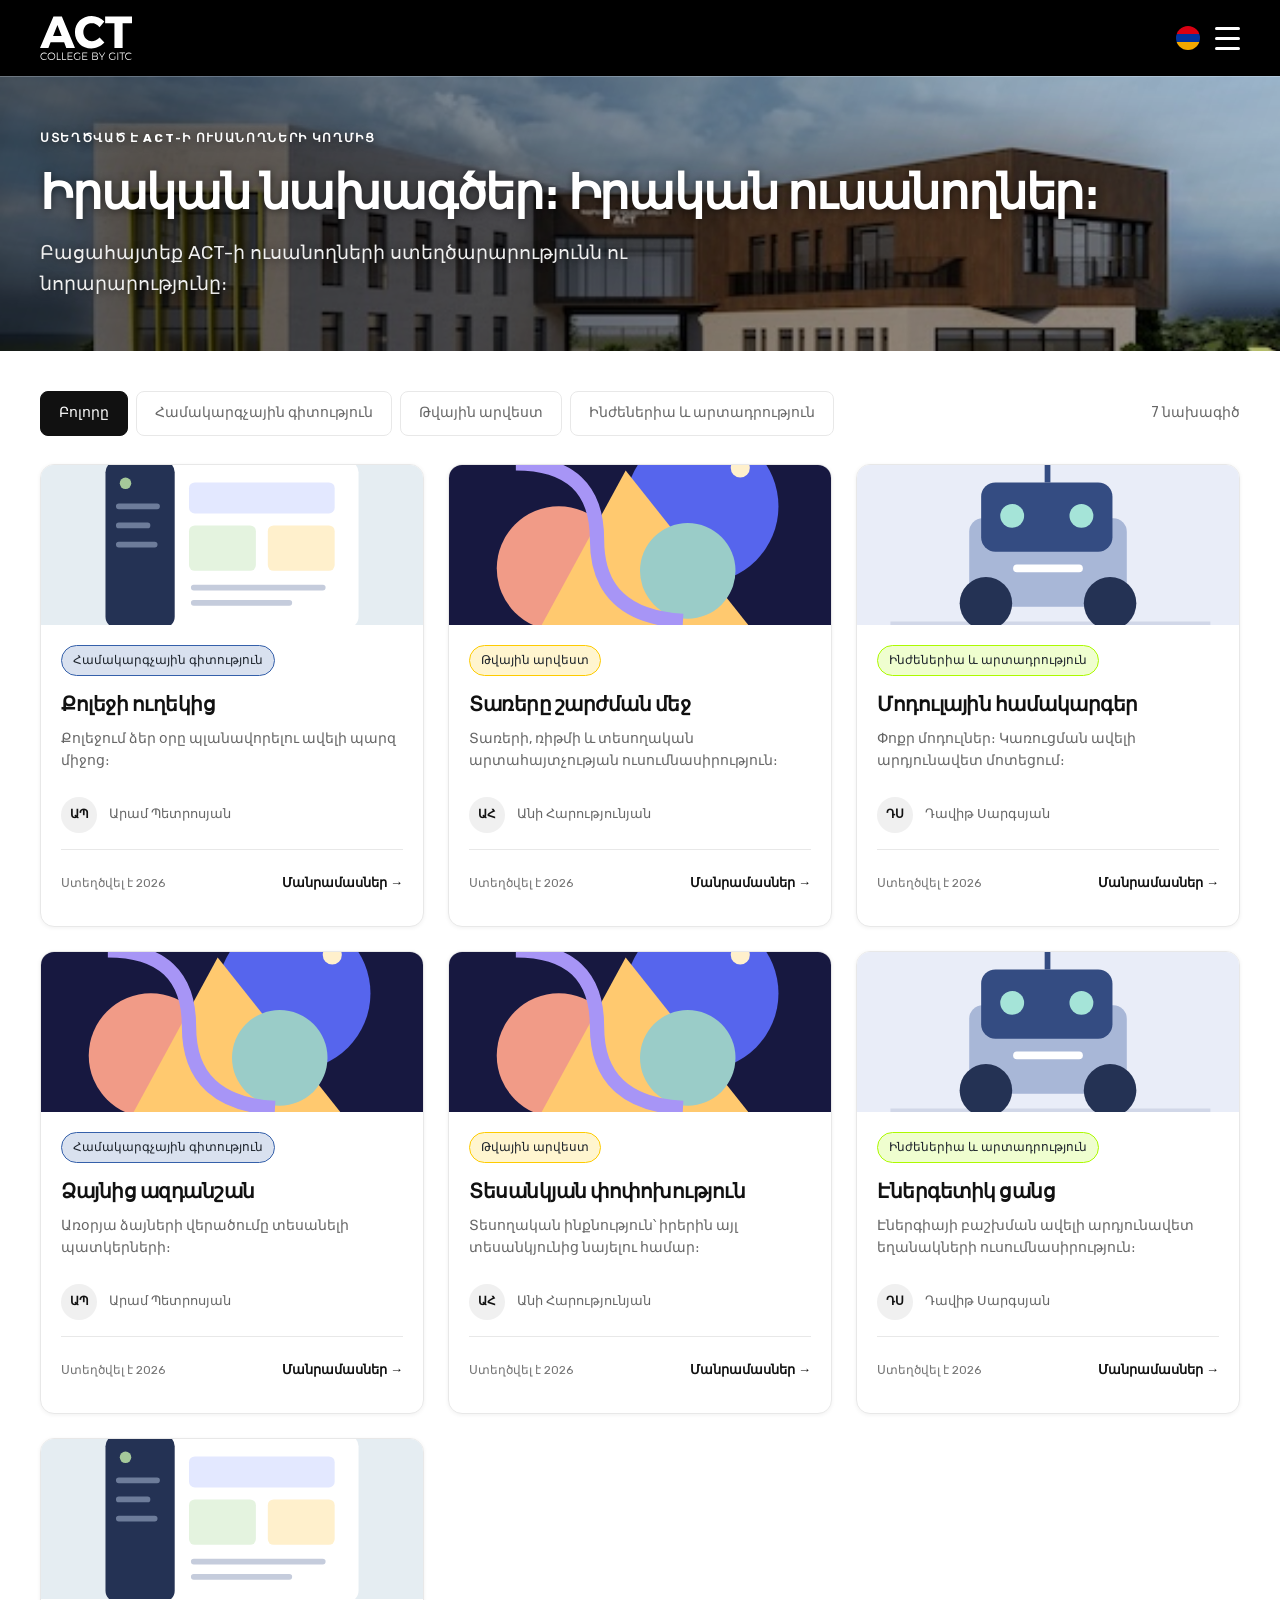
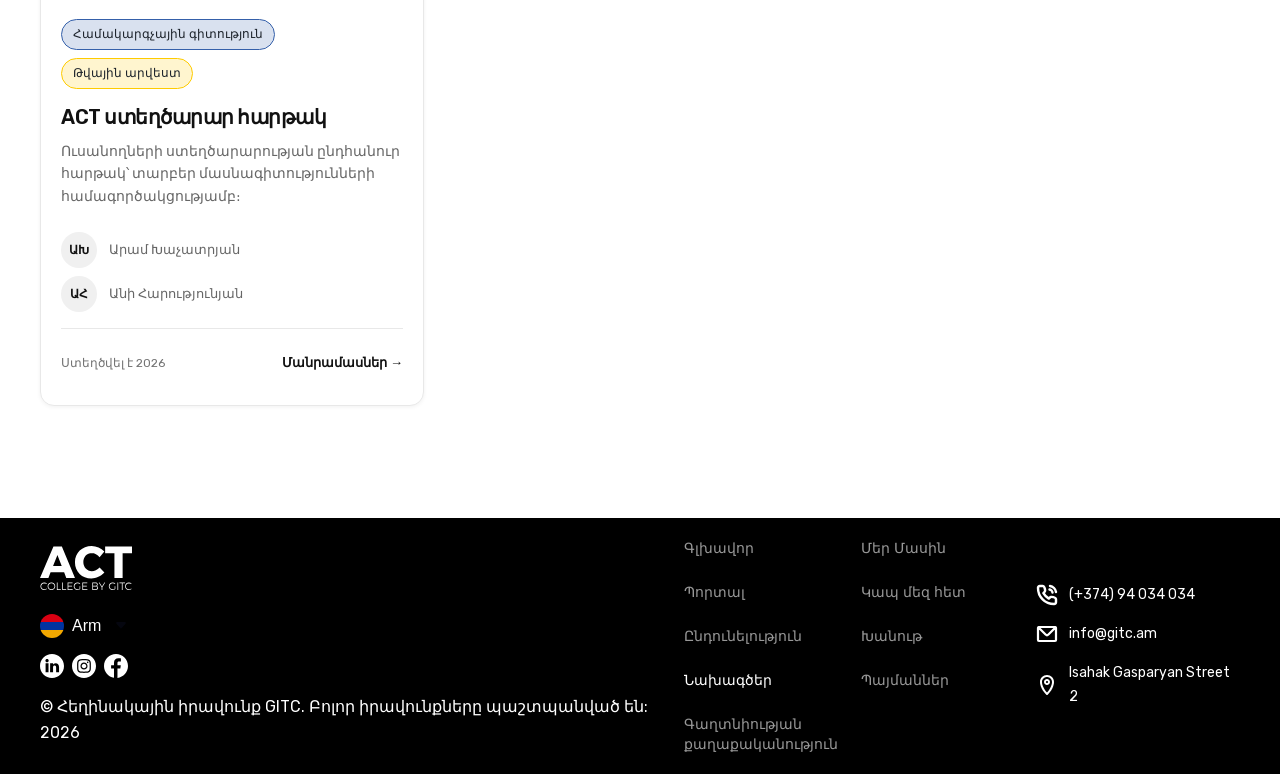
<file: index.html>
<!doctype html>
<html lang="en">
<head>
  <meta charset="utf-8">
  <meta name="viewport" content="width=device-width, initial-scale=1">

  <meta
    name="description"
    content="Explore creative and technical projects by ACT students."
  >

  <title>Student Projects · ACT</title>

  <link rel="stylesheet" href="style.css?v=20261028-footer-projects-2">
  <script src="script.js?v=20261028-footer-projects-2" defer></script>
</head>

<body>
  <a class="skip-link" href="#main" data-translation="Skip to content">Skip to content</a>

  <header class="section-header college-header">
    <div class="college-header-inner">
      <a class="college-logo" href="https://www.actcollege.am/en" data-college-path="" aria-label="ACT College" data-translation-label="ACT College">
        <svg aria-hidden="true" focusable="false" width="92" height="44" viewBox="0 0 92 44" fill="none" xmlns="http://www.w3.org/2000/svg"><path d="M24.1277 26.3596H10.5895L8.40161 31.9179H0L13.4507 0.493075H21.8523L34.9865 31.9179H26.2752L24.1277 26.3596ZM21.7176 20.0855L17.4293 8.88113L13.0535 20.0855H21.7244H21.7176Z" fill="#fff"></path><path d="M51.8298 6.94952C47.0029 6.94952 43.3407 10.8464 43.3407 16.0467C43.3407 21.247 47.0029 25.1439 51.8298 25.1439C54.4216 25.1439 57.4174 23.7121 59.6053 21.4699L64.3851 26.623C61.0325 30.1619 56.0306 32.4919 51.3855 32.4919C41.9606 32.4919 34.9458 25.4546 34.9458 16.1278C34.9458 6.80094 42.1356 0 51.6951 0C56.3403 0 61.2143 2.10714 64.3379 5.42319L59.5986 11.1638C57.5453 8.56365 54.5495 6.94952 51.823 6.94952H51.8298Z" fill="#fff"></path><path d="M92 0.493225V7.2604H82.6155V31.9113H74.4361V7.2604H65.1391V0.493225H92Z" fill="#fff"></path><path d="M4.26852 37.1518C2.54512 37.1518 1.17178 38.5228 1.17178 40.2382C1.17178 41.9536 2.54512 43.3246 4.26852 43.3246C5.08983 43.3246 5.88422 42.9869 6.48337 42.4331L6.92095 42.9059C6.20736 43.5677 5.23121 44 4.23486 44C2.12773 44 0.437981 42.3251 0.437981 40.2449C0.437981 38.1648 2.13446 36.5169 4.25506 36.5169C5.2514 36.5169 6.21409 36.9154 6.90749 37.5705L6.47664 38.077C5.89095 37.4962 5.08983 37.1585 4.26179 37.1585L4.26852 37.1518Z" fill="#fff"></path><path d="M15.2615 40.2382C15.2615 42.3251 13.565 43.9932 11.431 43.9932C9.29691 43.9932 7.60043 42.3183 7.60043 40.2382C7.60043 38.158 9.29691 36.5101 11.431 36.5101C13.565 36.5101 15.2615 38.1648 15.2615 40.2382ZM8.34096 40.2382C8.34096 41.9536 9.74796 43.3449 11.4444 43.3449C13.1409 43.3449 14.5277 41.9536 14.5277 40.2382C14.5277 38.5227 13.1342 37.1652 11.4444 37.1652C9.75469 37.1652 8.34096 38.5362 8.34096 40.2382Z" fill="#fff"></path><path d="M17.5778 36.5709V43.2706H20.8091V43.9257H16.8574V36.5709H17.5845H17.5778Z" fill="#fff"></path><path d="M22.9626 36.5713V43.2709H26.194V43.926H22.2423V36.5713H22.9693H22.9626Z" fill="#fff"></path><path d="M32.5298 36.571V37.2261H28.3424V39.86H32.0854V40.5151H28.3424V43.2841H32.6644V43.9392H27.6221V36.5845H32.5298V36.571Z" fill="#fff"></path><path d="M39.5853 40.3327H40.2248V43.0274C39.5247 43.615 38.5283 43.9932 37.5387 43.9932C35.4181 43.9932 33.7216 42.3183 33.7216 40.2382C33.7216 38.158 35.4316 36.5101 37.5724 36.5101C38.5822 36.5101 39.5449 36.8883 40.245 37.5097L39.8276 38.023C39.2285 37.4624 38.4139 37.1517 37.5724 37.1517C35.8422 37.1517 34.4554 38.5295 34.4554 40.2382C34.4554 41.9468 35.849 43.3449 37.5791 43.3449C38.2927 43.3449 39.0063 43.095 39.5853 42.683V40.3327Z" fill="#fff"></path><path d="M47.2665 36.5709V37.226H43.0791V39.86H46.8222V40.5151H43.0791V43.2841H47.4011V43.9392H42.3588V36.5844H47.2665V36.5709Z" fill="#fff"></path><path d="M57.7415 38.4012C57.7415 39.2725 57.2299 39.8938 56.3682 40.0762C57.4453 40.2247 58.0781 40.9204 58.0781 41.9267C58.0781 43.1896 57.0952 43.9257 55.4257 43.9257H52.3222V36.5575H55.3988C56.8663 36.5575 57.7482 37.2396 57.7482 38.4012H57.7415ZM56.9943 38.4958C56.9943 37.6854 56.3951 37.2126 55.3584 37.2194H53.0425V39.806H55.3584C56.3951 39.806 56.9943 39.3333 56.9943 38.489V38.4958ZM57.3376 41.8524C57.3376 40.9676 56.6038 40.4544 55.3584 40.4544H53.0425V43.2774H55.3584C56.6038 43.2774 57.3376 42.7641 57.3376 41.8591V41.8524Z" fill="#fff"></path><path d="M62.3457 41.3053V43.9257H61.6186V41.3053L58.7575 36.5709H59.5115L61.9889 40.5286L64.4124 36.5709H65.1664L62.3457 41.3053Z" fill="#fff"></path><path d="M74.6794 40.3327H75.3189V43.0274C74.6188 43.615 73.6224 43.9932 72.6328 43.9932C70.5122 43.9932 68.8157 42.3183 68.8157 40.2382C68.8157 38.158 70.5257 36.5101 72.6665 36.5101C73.6763 36.5101 74.639 36.8883 75.3391 37.5097L74.9217 38.023C74.3226 37.4624 73.508 37.1517 72.6665 37.1517C70.9363 37.1517 69.5495 38.5295 69.5495 40.2382C69.5495 41.9468 70.9431 43.3449 72.6732 43.3449C73.3868 43.3449 74.1004 43.095 74.6794 42.683V40.3327Z" fill="#fff"></path><path d="M78.1728 36.5712V43.9259H77.4458V36.5712H78.1728Z" fill="#fff"></path><path d="M85.0123 36.5643V37.2262H82.5887V43.9258H81.8617V37.2262H79.4381V36.5643H85.0123Z" fill="#fff"></path><path d="M88.9173 37.1518C87.1939 37.1518 85.8206 38.5228 85.8206 40.2382C85.8206 41.9536 87.1939 43.3246 88.9173 43.3246C89.7386 43.3246 90.533 42.9869 91.1322 42.4332L91.5697 42.9059C90.8561 43.5678 89.88 44 88.8837 44C86.7765 44 85.0868 42.3251 85.0868 40.245C85.0868 38.1648 86.7832 36.5169 88.9038 36.5169C89.9002 36.5169 90.8629 36.9154 91.5563 37.5705L91.1254 38.077C90.5397 37.4962 89.7386 37.1585 88.9106 37.1585L88.9173 37.1518Z" fill="#fff"></path></svg>
      </a>
      <button id="college-menu-toggle" type="button" aria-expanded="false" aria-controls="college-navigation" aria-label="Menu" data-translation-label="Menu">
        <span class="menu-icon" aria-hidden="true"><span></span><span></span><span></span></span>
      </button>
      <nav id="college-navigation" class="college-navigation" aria-label="College navigation" data-translation-label="College navigation">
          <a class="college-nav-item" href="https://www.actcollege.am/en" data-college-path="" data-translation="Home">Home</a>
          <a class="college-nav-item" href="https://www.actcollege.am/en/admission" data-college-path="/admission" data-translation="Admission">Admission</a>
          <a class="college-nav-item" href="https://portal.actcollege.am/login/student" data-translation="Portal">Portal</a>
          <a class="college-nav-item" href="https://www.actcollege.am/en/academic" data-college-path="/academic" data-translation="Academia">Academia</a>
          <a class="college-nav-item" href="./#/projects/All" aria-current="page" data-translation="Projects">Projects</a>
          <a class="college-nav-item" href="https://www.actcollege.am/en/partners" data-college-path="/partners" data-translation="International Partners">International Partners</a>
          <a class="college-nav-item" href="https://www.actcollege.am/en/about" data-college-path="/about" data-translation="About Us">About Us</a>
          <a class="college-nav-item" href="https://careers.actcollege.am/en/positions" data-translation="Careers">Careers</a>
          <a class="college-nav-item" href="https://www.actcollege.am/en/contact" data-college-path="/contact" data-translation="Contact Us">Contact Us</a>
          <a class="college-nav-item" href="https://www.actcollege.am/en/store" data-college-path="/store" data-translation="Store">Store</a>
        <a class="college-apply" href="https://www.actcollege.am/en/admission" data-college-path="/admission" data-translation="Apply">Apply</a>
      </nav>
      <div class="language-picker">
        <button id="language-toggle" type="button" aria-label="Հայերեն․ փոխել լեզուն" aria-haspopup="menu" aria-expanded="false" aria-controls="language-menu"></button>
        <div id="language-menu" class="language-menu" role="menu" aria-label="Language / Լեզու" hidden>
          <button id="language-option" type="button" role="menuitem" aria-label="English"></button>
        </div>
      </div>
    </div>
  </header>

  <main id="main" tabindex="-1"></main>

  <footer class="college-footer">
    <div class="college-footer-inner">
      <div class="footer-brand">
        <a class="footer-logo" href="https://www.actcollege.am/en" data-college-path="" aria-label="ACT College" data-translation-label="ACT College"><svg aria-hidden="true" focusable="false" width="92" height="44" viewBox="0 0 92 44" fill="none" xmlns="http://www.w3.org/2000/svg"><path d="M24.1277 26.3596H10.5895L8.40161 31.9179H0L13.4507 0.493075H21.8523L34.9865 31.9179H26.2752L24.1277 26.3596ZM21.7176 20.0855L17.4293 8.88113L13.0535 20.0855H21.7244H21.7176Z" fill="#fff"></path><path d="M51.8298 6.94952C47.0029 6.94952 43.3407 10.8464 43.3407 16.0467C43.3407 21.247 47.0029 25.1439 51.8298 25.1439C54.4216 25.1439 57.4174 23.7121 59.6053 21.4699L64.3851 26.623C61.0325 30.1619 56.0306 32.4919 51.3855 32.4919C41.9606 32.4919 34.9458 25.4546 34.9458 16.1278C34.9458 6.80094 42.1356 0 51.6951 0C56.3403 0 61.2143 2.10714 64.3379 5.42319L59.5986 11.1638C57.5453 8.56365 54.5495 6.94952 51.823 6.94952H51.8298Z" fill="#fff"></path><path d="M92 0.493225V7.2604H82.6155V31.9113H74.4361V7.2604H65.1391V0.493225H92Z" fill="#fff"></path><path d="M4.26852 37.1518C2.54512 37.1518 1.17178 38.5228 1.17178 40.2382C1.17178 41.9536 2.54512 43.3246 4.26852 43.3246C5.08983 43.3246 5.88422 42.9869 6.48337 42.4331L6.92095 42.9059C6.20736 43.5677 5.23121 44 4.23486 44C2.12773 44 0.437981 42.3251 0.437981 40.2449C0.437981 38.1648 2.13446 36.5169 4.25506 36.5169C5.2514 36.5169 6.21409 36.9154 6.90749 37.5705L6.47664 38.077C5.89095 37.4962 5.08983 37.1585 4.26179 37.1585L4.26852 37.1518Z" fill="#fff"></path><path d="M15.2615 40.2382C15.2615 42.3251 13.565 43.9932 11.431 43.9932C9.29691 43.9932 7.60043 42.3183 7.60043 40.2382C7.60043 38.158 9.29691 36.5101 11.431 36.5101C13.565 36.5101 15.2615 38.1648 15.2615 40.2382ZM8.34096 40.2382C8.34096 41.9536 9.74796 43.3449 11.4444 43.3449C13.1409 43.3449 14.5277 41.9536 14.5277 40.2382C14.5277 38.5227 13.1342 37.1652 11.4444 37.1652C9.75469 37.1652 8.34096 38.5362 8.34096 40.2382Z" fill="#fff"></path><path d="M17.5778 36.5709V43.2706H20.8091V43.9257H16.8574V36.5709H17.5845H17.5778Z" fill="#fff"></path><path d="M22.9626 36.5713V43.2709H26.194V43.926H22.2423V36.5713H22.9693H22.9626Z" fill="#fff"></path><path d="M32.5298 36.571V37.2261H28.3424V39.86H32.0854V40.5151H28.3424V43.2841H32.6644V43.9392H27.6221V36.5845H32.5298V36.571Z" fill="#fff"></path><path d="M39.5853 40.3327H40.2248V43.0274C39.5247 43.615 38.5283 43.9932 37.5387 43.9932C35.4181 43.9932 33.7216 42.3183 33.7216 40.2382C33.7216 38.158 35.4316 36.5101 37.5724 36.5101C38.5822 36.5101 39.5449 36.8883 40.245 37.5097L39.8276 38.023C39.2285 37.4624 38.4139 37.1517 37.5724 37.1517C35.8422 37.1517 34.4554 38.5295 34.4554 40.2382C34.4554 41.9468 35.849 43.3449 37.5791 43.3449C38.2927 43.3449 39.0063 43.095 39.5853 42.683V40.3327Z" fill="#fff"></path><path d="M47.2665 36.5709V37.226H43.0791V39.86H46.8222V40.5151H43.0791V43.2841H47.4011V43.9392H42.3588V36.5844H47.2665V36.5709Z" fill="#fff"></path><path d="M57.7415 38.4012C57.7415 39.2725 57.2299 39.8938 56.3682 40.0762C57.4453 40.2247 58.0781 40.9204 58.0781 41.9267C58.0781 43.1896 57.0952 43.9257 55.4257 43.9257H52.3222V36.5575H55.3988C56.8663 36.5575 57.7482 37.2396 57.7482 38.4012H57.7415ZM56.9943 38.4958C56.9943 37.6854 56.3951 37.2126 55.3584 37.2194H53.0425V39.806H55.3584C56.3951 39.806 56.9943 39.3333 56.9943 38.489V38.4958ZM57.3376 41.8524C57.3376 40.9676 56.6038 40.4544 55.3584 40.4544H53.0425V43.2774H55.3584C56.6038 43.2774 57.3376 42.7641 57.3376 41.8591V41.8524Z" fill="#fff"></path><path d="M62.3457 41.3053V43.9257H61.6186V41.3053L58.7575 36.5709H59.5115L61.9889 40.5286L64.4124 36.5709H65.1664L62.3457 41.3053Z" fill="#fff"></path><path d="M74.6794 40.3327H75.3189V43.0274C74.6188 43.615 73.6224 43.9932 72.6328 43.9932C70.5122 43.9932 68.8157 42.3183 68.8157 40.2382C68.8157 38.158 70.5257 36.5101 72.6665 36.5101C73.6763 36.5101 74.639 36.8883 75.3391 37.5097L74.9217 38.023C74.3226 37.4624 73.508 37.1517 72.6665 37.1517C70.9363 37.1517 69.5495 38.5295 69.5495 40.2382C69.5495 41.9468 70.9431 43.3449 72.6732 43.3449C73.3868 43.3449 74.1004 43.095 74.6794 42.683V40.3327Z" fill="#fff"></path><path d="M78.1728 36.5712V43.9259H77.4458V36.5712H78.1728Z" fill="#fff"></path><path d="M85.0123 36.5643V37.2262H82.5887V43.9258H81.8617V37.2262H79.4381V36.5643H85.0123Z" fill="#fff"></path><path d="M88.9173 37.1518C87.1939 37.1518 85.8206 38.5228 85.8206 40.2382C85.8206 41.9536 87.1939 43.3246 88.9173 43.3246C89.7386 43.3246 90.533 42.9869 91.1322 42.4332L91.5697 42.9059C90.8561 43.5678 89.88 44 88.8837 44C86.7765 44 85.0868 42.3251 85.0868 40.245C85.0868 38.1648 86.7832 36.5169 88.9038 36.5169C89.9002 36.5169 90.8629 36.9154 91.5563 37.5705L91.1254 38.077C90.5397 37.4962 89.7386 37.1585 88.9106 37.1585L88.9173 37.1518Z" fill="#fff"></path></svg></a>
        <div class="footer-language-picker">
          <button id="footer-language-toggle" type="button" aria-haspopup="menu" aria-expanded="false" aria-controls="footer-language-menu" aria-label="Language / Լեզու"></button>
          <div id="footer-language-menu" role="menu" aria-label="Language / Լեզու" hidden>
            <button id="footer-language-option" type="button" role="menuitem"></button>
          </div>
        </div>
        <div class="footer-social" aria-label="Social media" data-translation-label="Social media"><a href="https://www.linkedin.com/company/gitc-gyumri-information-technologies-center/mycompany/" aria-label="LinkedIn"><svg aria-hidden="true" focusable="false" width="24" height="24" viewBox="0 0 24 24" fill="none" xmlns="http://www.w3.org/2000/svg"><path d="M12 0C5.3736 0 0 5.3736 0 12C0 18.6264 5.3736 24 12 24C18.6264 24 24 18.6264 24 12C24 5.3736 18.6264 0 12 0ZM8.51294 18.1406H5.59039V9.34808H8.51294V18.1406ZM7.05176 8.14746H7.03271C6.052 8.14746 5.41772 7.47235 5.41772 6.6286C5.41772 5.76581 6.07141 5.10938 7.07117 5.10938C8.07092 5.10938 8.68616 5.76581 8.7052 6.6286C8.7052 7.47235 8.07092 8.14746 7.05176 8.14746ZM19.051 18.1406H16.1288V13.4368C16.1288 12.2547 15.7057 11.4485 14.6483 11.4485C13.8409 11.4485 13.3601 11.9923 13.1488 12.5173C13.0715 12.7051 13.0527 12.9677 13.0527 13.2305V18.1406H10.1303C10.1303 18.1406 10.1686 10.173 10.1303 9.34808H13.0527V10.593C13.441 9.9939 14.1359 9.14172 15.6865 9.14172C17.6093 9.14172 19.051 10.3984 19.051 13.099V18.1406Z" fill="#ffffff"></path></svg></a>
<a href="https://www.instagram.com/gitc_it/" aria-label="Instagram"><svg aria-hidden="true" focusable="false" width="24" height="24" viewBox="0 0 24 24" fill="none" xmlns="http://www.w3.org/2000/svg"><g clip-path="url(#clip0_2860_2436)"><path d="M14.2969 12C14.2969 13.2686 13.2686 14.2969 12 14.2969C10.7314 14.2969 9.70312 13.2686 9.70312 12C9.70312 10.7314 10.7314 9.70312 12 9.70312C13.2686 9.70312 14.2969 10.7314 14.2969 12Z" fill="#ffffff"></path><path d="M17.3715 7.93573C17.261 7.63654 17.0849 7.36572 16.856 7.14343C16.6337 6.91455 16.3631 6.7384 16.0637 6.62799C15.8209 6.53369 15.4562 6.42145 14.7844 6.39087C14.0576 6.35773 13.8397 6.35059 11.9999 6.35059C10.1599 6.35059 9.94196 6.35754 9.21539 6.39069C8.54358 6.42145 8.17865 6.53369 7.93603 6.62799C7.63666 6.7384 7.36584 6.91455 7.14374 7.14343C6.91486 7.36572 6.73871 7.63635 6.62811 7.93573C6.53381 8.17853 6.42157 8.54346 6.39099 9.21527C6.35785 9.94183 6.35071 10.1597 6.35071 11.9998C6.35071 13.8396 6.35785 14.0575 6.39099 14.7842C6.42157 15.4561 6.53381 15.8208 6.62811 16.0636C6.73871 16.363 6.91467 16.6336 7.14355 16.8559C7.36584 17.0848 7.63647 17.2609 7.93585 17.3713C8.17865 17.4658 8.54358 17.5781 9.21539 17.6086C9.94196 17.6418 10.1597 17.6487 11.9997 17.6487C13.8399 17.6487 14.0578 17.6418 14.7842 17.6086C15.456 17.5781 15.8209 17.4658 16.0637 17.3713C16.6647 17.1395 17.1396 16.6645 17.3715 16.0636C17.4658 15.8208 17.578 15.4561 17.6088 14.7842C17.6419 14.0575 17.6489 13.8396 17.6489 11.9998C17.6489 10.1597 17.6419 9.94183 17.6088 9.21527C17.5782 8.54346 17.4659 8.17853 17.3715 7.93573ZM11.9999 15.5379C10.0456 15.5379 8.46136 13.9539 8.46136 11.9996C8.46136 10.0453 10.0456 8.46124 11.9999 8.46124C13.954 8.46124 15.5382 10.0453 15.5382 11.9996C15.5382 13.9539 13.954 15.5379 11.9999 15.5379ZM15.6781 9.14825C15.2214 9.14825 14.8512 8.77801 14.8512 8.32135C14.8512 7.86468 15.2214 7.49445 15.6781 7.49445C16.1348 7.49445 16.505 7.86468 16.505 8.32135C16.5048 8.77801 16.1348 9.14825 15.6781 9.14825Z" fill="#ffffff"></path><path d="M12 0C5.3736 0 0 5.3736 0 12C0 18.6264 5.3736 24 12 24C18.6264 24 24 18.6264 24 12C24 5.3736 18.6264 0 12 0ZM18.8491 14.8409C18.8157 15.5744 18.6991 16.0752 18.5288 16.5135C18.1708 17.4391 17.4391 18.1708 16.5135 18.5288C16.0754 18.6991 15.5744 18.8156 14.8411 18.8491C14.1063 18.8826 13.8715 18.8906 12.0002 18.8906C10.1287 18.8906 9.8941 18.8826 9.15912 18.8491C8.42578 18.8156 7.9248 18.6991 7.48663 18.5288C7.02667 18.3558 6.61029 18.0846 6.26605 17.7339C5.91559 17.3899 5.64441 16.9733 5.47137 16.5135C5.30109 16.0754 5.18445 15.5744 5.15112 14.8411C5.11725 14.1061 5.10938 13.8713 5.10938 12C5.10938 10.1287 5.11725 9.89392 5.15094 9.15912C5.18427 8.4256 5.30072 7.9248 5.47101 7.48645C5.64404 7.02667 5.91541 6.61011 6.26605 6.26605C6.61011 5.91541 7.02667 5.64423 7.48645 5.47119C7.9248 5.3009 8.4256 5.18445 9.15912 5.15094C9.89392 5.11743 10.1287 5.10938 12 5.10938C13.8713 5.10938 14.1061 5.11743 14.8409 5.15112C15.5744 5.18445 16.0752 5.3009 16.5135 5.47101C16.9733 5.64404 17.3899 5.91541 17.7341 6.26605C18.0846 6.61029 18.356 7.02667 18.5288 7.48645C18.6993 7.9248 18.8157 8.4256 18.8492 9.15912C18.8828 9.89392 18.8906 10.1287 18.8906 12C18.8906 13.8713 18.8828 14.1061 18.8491 14.8409Z" fill="#ffffff"></path></g><defs><clipPath id="clip0_2860_2436"><rect width="24" height="24" fill="white"></rect></clipPath></defs></svg></a>
<a href="https://www.facebook.com/gyumri.gtech" aria-label="Facebook"><svg aria-hidden="true" focusable="false" width="24" height="24" viewBox="0 0 24 24" fill="none" xmlns="http://www.w3.org/2000/svg"><path d="M12.0001 0.0498047C5.37268 0.0498047 0 5.42249 0 12.0499C0 17.9939 4.32626 22.9165 9.9987 23.8697V14.5534H7.10393V11.2009H9.9987V8.72881C9.9987 5.86053 11.7506 4.29748 14.3096 4.29748C15.5353 4.29748 16.5886 4.38881 16.8944 4.42903V7.42715L15.1194 7.42801C13.728 7.42801 13.4598 8.08908 13.4598 9.05949V11.1991H16.7798L16.3468 14.5517H13.4598V23.9499C19.397 23.2273 24 18.1792 24 12.0464C24 5.42249 18.6273 0.0498047 12.0001 0.0498047Z" fill="#ffffff"></path></svg></a></div>
        <p id="footer-copyright">© Copyright GITC. All Rights Reserved. 2026</p>
      </div>
      <nav class="footer-links" aria-label="Footer navigation" data-translation-label="Footer navigation">
        <div><a href="https://www.actcollege.am/en" data-college-path="" data-translation="Home">Home</a><a href="https://portal.actcollege.am/login/student" data-translation="Portal">Portal</a><a href="https://www.actcollege.am/en/admission" data-college-path="/admission" data-translation="Admission">Admission</a><a href="./#/projects/All" data-translation="Projects">Projects</a><a href="https://www.actcollege.am/en/privacy-policy" data-college-path="/privacy-policy" data-translation="Privacy policy">Privacy policy</a></div>
        <div><a href="https://www.actcollege.am/en/about" data-college-path="/about" data-translation="About Us">About Us</a><a href="https://www.actcollege.am/en/contact" data-college-path="/contact" data-translation="Contact Us">Contact Us</a><a href="https://www.actcollege.am/en/store" data-college-path="/store" data-translation="Store">Store</a><a href="https://www.actcollege.am/en/terms" data-college-path="/terms" data-translation="Terms">Terms</a></div>
      </nav>
      <address class="footer-contact" aria-label="Contact Us" data-translation-label="Contact Us">
        <a href="tel:+37494034034"><span class="footer-contact-icon"><svg aria-hidden="true" focusable="false" width="59" height="59" viewBox="0 0 59 59" fill="none" xmlns="http://www.w3.org/2000/svg"><path d="M35.6458 15.9792C37.458 16.3327 39.2569 17.1319 40.5625 18.4375C41.8681 19.7431 42.6673 21.542 43.0208 23.3542M36.875 7.375C40.64 7.79326 44.028 9.61471 46.7083 12.2917C49.3887 14.9686 51.202 18.3605 51.625 22.125M51.6237 40.5051V47.1666C51.634 49.7131 49.3443 51.8395 46.7734 51.6077C24.5835 51.625 7.37515 34.2568 7.39252 12.2159C7.16097 9.65866 9.27686 7.37761 11.8201 7.37522H18.4948C19.5746 7.36461 20.6214 7.74621 21.4401 8.4489C23.7676 10.4467 25.2648 17.2274 24.6887 19.923C24.239 22.0276 22.1175 23.4999 20.6752 24.9394C23.8425 30.4985 28.4545 35.1014 34.0247 38.2624C35.467 36.823 36.9423 34.7057 39.051 34.2568C41.7561 33.6811 48.5805 35.1803 50.5702 37.5241C51.2758 38.3552 51.6507 39.4161 51.6237 40.5051Z" stroke="currentColor" stroke-width="6" stroke-linecap="round" stroke-linejoin="round"></path></svg></span><span>(+374) 94 034 034</span></a>
        <a href="mailto:info@gitc.am"><span class="footer-contact-icon"><svg aria-hidden="true" focusable="false" width="65" height="65" viewBox="0 0 65 65" fill="none" xmlns="http://www.w3.org/2000/svg"><path d="M8.91825 14.3349C9.40836 13.8448 10.0854 13.5417 10.8333 13.5417H54.1667C54.9146 13.5417 55.5916 13.8448 56.0817 14.3349M8.91825 14.3349C8.42814 14.825 8.125 15.5021 8.125 16.25V48.75C8.125 50.2458 9.33756 51.4583 10.8333 51.4583H54.1667C55.6624 51.4583 56.875 50.2458 56.875 48.75V16.25C56.875 15.5021 56.5719 14.825 56.0817 14.3349M8.91825 14.3349L28.6698 34.0864C30.7852 36.2017 34.2148 36.2017 36.3302 34.0864L56.0817 14.3349" stroke="currentColor" stroke-width="6" stroke-linecap="round" stroke-linejoin="round"></path></svg></span><span>info@gitc.am</span></a>
        <a href="https://www.actcollege.am/en/contact" data-college-path="/contact"><span class="footer-contact-icon"><svg aria-hidden="true" focusable="false" width="14" height="20" viewBox="0 0 14 20" fill="none" xmlns="http://www.w3.org/2000/svg"><path fill-rule="evenodd" clip-rule="evenodd" d="M7 2C4.23858 2 2 4.23858 2 7C2 9.7879 3.61169 13.8673 7 17.5553C10.3883 13.8673 12 9.7879 12 7C12 4.23858 9.76142 2 7 2ZM0 7C0 3.13401 3.13401 0 7 0C10.866 0 14 3.13401 14 7C14 10.6522 11.8356 15.5787 7.70711 19.7071C7.31658 20.0976 6.68342 20.0976 6.29289 19.7071C2.16444 15.5787 0 10.6522 0 7Z" fill="currentColor"></path><path fill-rule="evenodd" clip-rule="evenodd" d="M7 8C7.55228 8 8 7.55228 8 7C8 6.44772 7.55228 6 7 6C6.44772 6 6 6.44772 6 7C6 7.55228 6.44772 8 7 8ZM7 10C8.65685 10 10 8.65685 10 7C10 5.34315 8.65685 4 7 4C5.34315 4 4 5.34315 4 7C4 8.65685 5.34315 10 7 10Z" fill="currentColor"></path></svg></span><span>Isahak Gasparyan Street 2</span></a>
      </address>
    </div>
  </footer>

  <noscript>
    <p class="container">
      Please enable JavaScript to browse projects and student profiles.
    </p>
  </noscript>
</body>
</html>
</file>
<file: style.css>
/* Цвета и общие настройки */

:root {
  --ink: #1b2347;
  --muted: #59627c;
  --blue: #304fbd;
  --line: #e1e5ee;
  --surface: #f6f7fb;

  --radius: 18px;
  --shadow: 0 5px 20px rgba(27, 35, 71, 0.06);

  --cs-bg: #e4f3df;
  --cs-ink: #275d26;

  --art-bg: #fff0cc;
  --art-ink: #805214;

  --eng-bg: #e3e8ff;
  --eng-ink: #30469b;
}

* {
  box-sizing: border-box;
}

html {
  scroll-behavior: smooth;
}

body {
  margin: 0;
  background: #ffffff;
  color: var(--ink);
  font-family:
    system-ui,
    -apple-system,
    BlinkMacSystemFont,
    "Segoe UI",
    sans-serif;
  font-size: 16px;
  line-height: 1.6;
}

a {
  color: var(--blue);
  text-decoration: none;
}

a:hover {
  text-decoration: underline;
}

button {
  font: inherit;
  cursor: pointer;
}

button,
a {
  -webkit-tap-highlight-color: transparent;
}

:focus-visible {
  outline: 3px solid var(--blue);
  outline-offset: 4px;
}

#main:focus {
  outline: none;
}

img {
  display: block;
  width: 100%;
  height: auto;
  object-fit: cover;
}

h1,
h2,
h3,
p {
  margin-top: 0;
}

h1,
h2,
h3 {
  line-height: 1.2;
  letter-spacing: -0.035em;
}

h1 {
  margin-bottom: 16px;
  font-size: clamp(2rem, 4.5vw, 3.5rem);
}

h2 {
  margin-bottom: 24px;
  font-size: clamp(1.5rem, 3vw, 2rem);
}

h3 {
  margin-bottom: 12px;
  font-size: 1.25rem;
}

p {
  margin-bottom: 16px;
}

.container {
  width: min(1200px, calc(100% - 48px));
  margin-inline: auto;
}

/* Верхняя строка раздела */

.section-header {
  border-bottom: 1px solid var(--line);
}

.brand {
  display: flex;
  align-items: center;
  gap: 18px;
  min-height: 88px;
  font-size: 15px;
  font-weight: 650;
}

.brand-name {
  color: #141720;
  font-size: 36px;
  font-weight: 850;
  letter-spacing: -0.06em;
}

.brand-divider {
  width: 1px;
  height: 30px;
  background: var(--line);
}

/* Главный баннер */

.hero {
  color: #ffffff;
  background-color: #15233b;
  background-image:
    linear-gradient(
      110deg,
      rgba(14, 22, 43, 0.94),
      rgba(14, 22, 43, 0.45)
    ),
    url("assets/act-college.jpg");
  background-position: center;
  background-size: cover;
}

.hero .container {
  padding-block: 72px;
}

.eyebrow {
  margin-bottom: 16px;
  font-size: 12px;
  font-weight: 750;
  letter-spacing: 0.14em;
  text-transform: uppercase;
}

.hero p:last-child {
  max-width: 620px;
  margin-bottom: 0;
  color: #e6e9f3;
  font-size: clamp(1rem, 2vw, 1.2rem);
}

/* Каталог и фильтры */

.catalog {
  padding-block: 40px 64px;
}

.catalog-toolbar {
  display: flex;
  flex-wrap: wrap;
  align-items: center;
  justify-content: space-between;
  gap: 20px;
  margin-bottom: 28px;
}

.filters {
  display: flex;
  flex-wrap: wrap;
  gap: 8px;
}

.filter {
  min-height: 44px;
  padding: 10px 18px;
  border: 1px solid var(--line);
  border-radius: 999px;
  background: #ffffff;
  color: var(--muted);
  font-size: 14px;
  font-weight: 650;
}

.filter:hover {
  background: var(--surface);
  color: var(--ink);
}

.filter[aria-pressed="true"] {
  border-color: var(--ink);
  background: var(--ink);
  color: #ffffff;
}

.count {
  margin: 0;
  color: var(--muted);
  font-size: 14px;
}

.grid {
  display: grid;
  grid-template-columns: repeat(3, minmax(0, 1fr));
  gap: 24px;
}

/* Карточки проектов */

.project-card {
  display: flex;
  flex-direction: column;
  overflow: hidden;
  border: 1px solid var(--line);
  border-radius: var(--radius);
  background: #ffffff;
  box-shadow: var(--shadow);
  transition:
    transform 0.2s,
    box-shadow 0.2s;
}

.project-card:hover {
  transform: translateY(-3px);
  box-shadow: 0 12px 28px rgba(27, 35, 71, 0.1);
}

.card-cover {
  display: block;
  overflow: hidden;
  background: var(--surface);
}

.card-cover img {
  aspect-ratio: 16 / 10;
}

.card-body {
  display: flex;
  flex: 1;
  flex-direction: column;
  padding: 22px;
}

.badges {
  display: flex;
  flex-wrap: wrap;
  gap: 8px;
  margin-bottom: 16px;
}

.badge {
  display: inline-block;
  padding: 5px 11px;
  border-radius: 999px;
  background: var(--surface);
  color: var(--muted);
  font-size: 12px;
  font-weight: 750;
}

.badge.cs {
  background: var(--cs-bg);
  color: var(--cs-ink);
}

.badge.art {
  background: var(--art-bg);
  color: var(--art-ink);
}

.badge.eng {
  background: var(--eng-bg);
  color: var(--eng-ink);
}

.project-card h3 a {
  color: var(--ink);
}

.summary {
  margin-bottom: 24px;
  color: var(--muted);
  font-size: 14px;
}

.card-bottom {
  display: flex;
  align-items: center;
  justify-content: space-between;
  gap: 12px;
  margin-top: auto;
  padding-top: 18px;
  border-top: 1px solid var(--line);
}

.authors {
  display: flex;
  align-items: center;
  gap: 8px;
  min-width: 0;
  color: var(--muted);
  font-size: 12px;
}

.avatar-stack {
  display: flex;
  flex-shrink: 0;
}

.avatar {
  display: inline-flex;
  flex-shrink: 0;
  align-items: center;
  justify-content: center;
  width: 36px;
  height: 36px;
  border: 2px solid #ffffff;
  border-radius: 50%;
  background: #e9ecf7;
  color: #394a87;
  font-size: 12px;
  font-weight: 750;
}

.avatar-stack .avatar + .avatar {
  margin-left: -10px;
}

.avatar.large {
  width: 116px;
  height: 116px;
  border: 0;
  font-size: 30px;
}

.text-link {
  display: inline-flex;
  align-items: center;
  min-height: 44px;
  font-size: 13px;
  font-weight: 750;
  white-space: nowrap;
}

/* Страницы проекта и студента */

.page {
  padding-block: 28px 64px;
}

.back {
  display: inline-flex;
  align-items: center;
  gap: 8px;
  min-height: 44px;
  margin-bottom: 24px;
  padding: 8px 0;
  border: 0;
  background: transparent;
  color: var(--muted);
}

.back:hover {
  color: var(--blue);
}

.page-heading {
  margin-bottom: 32px;
}

.page-heading h1 {
  font-size: clamp(2rem, 4vw, 2.8rem);
}

.page-heading .badges {
  margin-bottom: 12px;
}

.meta {
  color: var(--muted);
  font-size: 14px;
}

.detail-layout {
  display: grid;
  grid-template-columns:
    minmax(0, 1.5fr)
    minmax(280px, 1fr);
  align-items: start;
  gap: 40px;
}

.project-cover {
  margin-bottom: 32px;
  border-radius: var(--radius);
  aspect-ratio: 16 / 10;
}

.prose {
  max-width: 70ch;
  color: var(--muted);
}

.content-section {
  margin-top: 32px;
}

.content-section h2 {
  margin-bottom: 16px;
  font-size: 1.5rem;
}

.tools {
  display: flex;
  flex-wrap: wrap;
  gap: 8px;
}

.tool {
  padding: 6px 12px;
  border: 1px solid var(--line);
  border-radius: 8px;
  background: var(--surface);
  font-size: 14px;
  font-weight: 600;
}

/* Команда проекта */

.panel {
  margin-bottom: 24px;
  padding: 24px;
  border: 1px solid var(--line);
  border-radius: var(--radius);
  background: var(--surface);
}

.panel h2 {
  margin-bottom: 20px;
  font-size: 1.35rem;
}

.team-member + .team-member {
  margin-top: 24px;
  padding-top: 24px;
  border-top: 1px solid var(--line);
}

.person-row {
  display: flex;
  align-items: center;
  gap: 12px;
  margin-bottom: 12px;
}

.person-row .avatar {
  width: 48px;
  height: 48px;
  font-size: 14px;
}

.person-row h3 {
  margin: 0 0 4px;
  font-size: 1rem;
}

.person-row p {
  margin: 0;
  color: var(--muted);
  font-size: 13px;
}

.role {
  margin-bottom: 6px;
  font-size: 13px;
  font-weight: 750;
}

.contribution {
  margin-bottom: 12px;
  color: var(--muted);
  font-size: 13px;
}

.team-member .tools {
  margin-bottom: 12px;
}

.team-member .tool {
  padding: 3px 8px;
  font-size: 11px;
}

/* Кнопки и внешние ссылки */

.button-link {
  display: inline-flex;
  align-items: center;
  justify-content: center;
  gap: 8px;
  min-height: 44px;
  padding: 9px 16px;
  border: 1px solid var(--line);
  border-radius: 10px;
  background: #ffffff;
  color: var(--ink);
  font-size: 14px;
  font-weight: 650;
}

.button-link:hover {
  background: #e9edf8;
  text-decoration: none;
}

.external-links {
  display: flex;
  flex-wrap: wrap;
  gap: 10px;
}

.panel .external-links {
  flex-direction: column;
}

.panel .button-link {
  justify-content: space-between;
}

/* Профиль студента */

.profile-header {
  display: flex;
  align-items: flex-start;
  gap: 32px;
  margin-bottom: 40px;
  padding: 12px 0 40px;
  border-bottom: 1px solid var(--line);
}

.profile-info {
  min-width: 0;
  width: 100%;
  max-width: 700px;
  overflow-wrap: anywhere;
}

.profile-info h1 {
  font-size: clamp(2rem, 4vw, 2.8rem);
}

.profile-info .meta {
  margin-bottom: 18px;
}

.profile-info .prose {
  margin-bottom: 24px;
}

/* Пустые состояния и нижняя строка */

.empty {
  padding: 40px;
  border: 1px dashed var(--line);
  border-radius: var(--radius);
  color: var(--muted);
}

.footer {
  display: flex;
  flex-wrap: wrap;
  justify-content: space-between;
  gap: 16px;
  padding-block: 24px;
  border-top: 1px solid var(--line);
  color: var(--muted);
  font-size: 12px;
}

.skip-link {
  position: absolute;
  top: -100px;
  left: 16px;
  z-index: 5;
  padding: 12px;
  background: #ffffff;
}

.skip-link:focus {
  top: 12px;
}

/* Планшеты и небольшие ноутбуки */

@media (max-width: 1000px) {
  .grid {
    grid-template-columns: repeat(2, minmax(0, 1fr));
  }

  .detail-layout {
    grid-template-columns:
      minmax(0, 1fr)
      minmax(260px, 0.8fr);
    gap: 24px;
  }

  .card-bottom {
    flex-wrap: wrap;
  }

  .hero .container {
    padding-block: 56px;
  }
}

/* Телефоны */

@media (max-width: 700px) {
  .container {
    width: calc(100% - 32px);
  }

  .brand {
    gap: 12px;
    min-height: 72px;
  }

  .brand-name {
    font-size: 30px;
  }

  .hero .container {
    padding-block: 44px;
  }

  .grid,
  .detail-layout {
    grid-template-columns: 1fr;
  }

  .catalog {
    padding-top: 24px;
  }

  .catalog-toolbar {
    gap: 12px;
  }

  .filter {
    padding: 10px 13px;
    font-size: 12px;
  }

  .card-bottom {
    flex-wrap: nowrap;
  }

  .profile-header {
    flex-direction: column;
    gap: 20px;
  }

  .avatar.large {
    width: 88px;
    height: 88px;
    font-size: 24px;
  }

  .panel {
    padding: 20px;
  }

  .page {
    padding-top: 16px;
  }

  .detail-layout {
    gap: 24px;
  }

  .footer {
    flex-direction: column;
    gap: 4px;
  }
}

/* Учитываем настройку уменьшения анимации */

@media (prefers-reduced-motion: reduce) {
  html {
    scroll-behavior: auto;
  }

  .project-card {
    transition: none;
  }

  .project-card:hover {
    transform: none;
  }
}

/* Add this block to the END of style.css. Local font is in assets/fonts. */
@font-face {
  font-family: Rubik;
  src: url("assets/fonts/rubik-latin.woff2") format("woff2");
  font-style: normal;
  font-weight: 300 900;
  font-display: swap;
}

:root {
  --ink: #111111;
  --muted: #666666;
  --blue: #111111;
  --line: #e8e8e8;
  --surface: #fafafa;
  --radius: 14px;
  --shadow: 0 1px 4px rgba(0, 0, 0, 0.06);
  --cs-bg: rgba(53, 96, 170, 0.19);
  --cs-ink: #1c222a;
  --art-bg: rgba(254, 203, 0, 0.19);
  --art-ink: #1c222a;
  --eng-bg: rgba(172, 250, 0, 0.19);
  --eng-ink: #1c222a;
}

body { font-family: Rubik, Arial, sans-serif; }
h1, h2, h3 { letter-spacing: -0.025em; font-weight: 600; }
.brand-name { color: #000; }
.avatar { background: #f0f0f0; color: #111; }
.filter { border-radius: 8px; font-weight: 500; }
.filter[aria-pressed="true"] { background: #111; border-color: #111; }
.badge { border: 1px solid transparent; font-weight: 500; }
.badge.cs { border-color: #3560aa; }
.badge.art { border-color: #fecb00; }
.badge.eng { border-color: #acfa00; }
.hero {
  background-color: #111;
  background-image: linear-gradient(110deg, rgba(0,0,0,.58), rgba(0,0,0,.12)), url("assets/act-college.jpg");
}
.hero p:last-child { color: #efefef; font-weight: 400; }
.hero .container { padding-block: 52px; }
.hero h1 { font-size: clamp(2rem, 4vw, 3rem); }
.project-card { transition: transform .18s, box-shadow .18s; }
.project-card:hover { transform: translateY(-2px); box-shadow: 0 5px 14px rgba(0,0,0,.08); }
.card-cover img { height: 160px; aspect-ratio: auto; object-fit: cover; object-position: center; }
.card-body { padding: 20px; }
.summary { font-weight: 400; }
.card-authors { display: flex; flex-direction: column; gap: 8px; margin-bottom: 16px; }
.card-author { display: flex; align-items: center; gap: 12px; min-width: 0; }
.card-author a { color: #666; font-size: 13px; line-height: 1.4; overflow-wrap: anywhere; }
.card-author .avatar { width: 36px; height: 36px; font-size: 12px; border: 0; }
.card-bottom { flex-wrap: wrap; padding-top: 12px; }
.created { color: #737373; font-size: 12px; }
.text-link { color: #111; }
.button-link { border-radius: 8px; font-weight: 500; }
.button-link:hover { background: #f1f1f1; }
.tool { background: #f4f4f4; color: #444; font-weight: 400; }
.person-row { align-items: flex-start; }
.person-row h3 { color: #111; margin-bottom: 8px; }
.person-row .badge { font-size: 11px; }
.person-course { margin-top: 6px !important; }
.profile-facts { display: grid; gap: 12px; margin: 0 0 24px; }
.profile-facts div { display: grid; grid-template-columns: max-content minmax(0,1fr); align-items: start; gap: 12px; }
.profile-facts dt { color: #737373; font-size: 13px; }
.profile-facts dd { min-width: 0; margin: 0; color: #111; font-size: 14px; }
.profile-facts .badge { max-width: 100%; white-space: normal; overflow-wrap: anywhere; }
.panel { background: #fff; box-shadow: var(--shadow); }
.tools-label { font-size: 12px; color: #737373; margin-bottom: 8px; }
.page-enter { animation: page-appear .18s ease-out both; }
@keyframes page-appear { from { opacity: 0; transform: translateY(4px); } to { opacity: 1; transform: translateY(0); } }

/* Cover + additional images: swipe, arrows and keyboard. */
.project-gallery { margin: 0 0 28px; }
.gallery-track { display: flex; overflow-x: auto; scroll-snap-type: x mandatory; scroll-behavior: smooth; border: 1px solid var(--line); border-radius: 14px; background: #fafafa; scrollbar-width: none; }
.gallery-track::-webkit-scrollbar { display: none; }
.gallery-slide { flex: 0 0 100%; min-width: 0; margin: 0; scroll-snap-align: start; scroll-snap-stop: always; }
.gallery-slide img { width: 100%; height: clamp(200px, 30vw, 340px); object-fit: contain; }
.gallery-controls { display: flex; align-items: center; justify-content: space-between; gap: 12px; padding-top: 10px; }
.gallery-controls button { width: 44px; height: 44px; border: 1px solid var(--line); border-radius: 8px; background: #fff; color: #111; }
.gallery-controls button:hover { background: #f2f2f2; }
.gallery-controls button:disabled { opacity: .35; cursor: default; }
.gallery-status { margin: 0; font-size: 12px; color: #666; }
.gallery-caption { font-size: 12px; color: #737373; margin-top: 8px; }
@media(max-width:700px) {
  .hero .container { padding-block: 40px; }
  .card-cover img { height: 150px; }
  .gallery-slide img { height: 220px; }
  .profile-facts div { grid-template-columns: minmax(0,1fr); gap: 6px; }
}
@media(prefers-reduced-motion:reduce) {
  .page-enter { animation: none; }
  .gallery-track { scroll-behavior: auto; }
}

/* Stack category labels without shrinking their text. */
.project-card .badges { flex-direction: column; align-items: flex-start; }
.project-card .badge { max-width: 100%; white-space: normal; overflow-wrap: anywhere; }
.person-row > div { min-width: 0; }

/* Language flags: current language and one alternative. */
.section-title { flex: 1; min-width: 0; }
.language-picker { position: relative; margin-left: auto; flex-shrink: 0; z-index: 10; }
#language-toggle { display: flex; align-items: center; justify-content: center; width: 54px; height: 54px; padding: 3px; border: 0; border-radius: 50%; background: transparent; }
.flag-circle { display: block; width: 48px; height: 48px; border-radius: 50%; overflow: hidden; }
.flag-circle svg { display: block; width: 100%; height: 100%; }
.language-menu { position: absolute; right: -10px; top: calc(100% + 12px); width: 80px; padding: 8px; border: 1px solid #eee; border-radius: 8px; background: #fff; box-shadow: 0 8px 24px rgba(0,0,0,.18); }
.language-menu[hidden] { display: none; }
#language-option { display: flex; align-items: center; justify-content: center; width: 62px; height: 62px; padding: 6px; border: 0; border-radius: 6px; background: #fff; }
#language-option:hover { background: #f2f2f2; }
@media(max-width:500px) { .brand { gap: 10px; } .brand-divider { display: none; } .section-title { font-size: 12px; line-height: 1.4; } }


/* ACT College header and navigation links. */
.college-header { background: #000; border-bottom: 1px solid #333; color: #fff; }
.college-header-inner { display: grid; grid-template-columns: 112px minmax(0, 1fr) 44px; align-items: center; gap: 24px; width: min(1920px, calc(100% - 80px)); min-height: 84px; margin-inline: auto; }
.college-logo { display: flex; flex-shrink: 0; align-items: center; }
.college-logo svg { display: block; width: 112px; height: auto; }
/* Identical columns in both languages keep every menu item in place. */
.college-navigation { display: grid; grid-template-columns: .8fr minmax(110px, 1.1fr) .75fr 1fr minmax(90px, .9fr) 1.5fr 1fr minmax(94px, 1fr) 1.2fr .8fr 112px; align-items: center; gap: 10px; min-width: 0; }
.college-nav-item { display: flex; align-items: center; justify-content: center; text-decoration: none; padding: 8px 0; min-height: 44px; min-width: 0; border: 0; background: transparent; color: #a3a3a3; font-size: 14px; font-weight: 500; line-height: 1.35; text-align: center; }
.college-nav-item { transform: scale(1); transform-origin: center; transition: color 0.3s ease, opacity 0.3s ease, transform 0.3s ease; }
.college-nav-item.active { color: #fff; }
.college-nav-item:hover { color: #fff; text-decoration: none; }
@media (hover: hover) and (pointer: fine) {
  .college-nav-item:hover { transform: scale(1.1); }
}
.college-apply { display: inline-flex; align-items: center; justify-content: center; text-decoration: none; width: 112px; height: 44px; padding: 8px 12px; border: 1px solid #ddd; border-radius: 8px; background: #fafafa; color: #111; font-size: 15px; font-weight: 500; line-height: 1.3; white-space: nowrap; }
.college-apply:hover { background: #e9e9e9; text-decoration: none; }
.college-header :focus-visible { outline-color: #90b9ff; }
.college-header .language-picker { margin-left: 0; }
.college-header #language-toggle { width: 44px; height: 44px; padding: 4px; }
.college-header .flag-circle { width: 36px; height: 36px; }
.college-header #language-option .flag-circle { width: 36px; height: 36px; }
.college-header #language-option { width: 44px; height: 44px; padding: 4px; }
.college-header .language-menu { right: 0; top: calc(100% + 8px); width: 44px; padding: 0; border: 0; }
#college-menu-toggle { display: none; align-items: center; justify-content: center; width: 25px; height: 25px; padding: 0; border: 0; border-radius: 0; background: transparent; color: #fff; }
.menu-icon { display: flex; flex-direction: column; gap: 7px; width: 25px; }
.menu-icon span { display: block; width: 25px; height: 3px; border-radius: 2px; background: currentColor; }
.hero { border-top: 1px solid rgba(255,255,255,.2); background-position: center 28%; }
.hero h1, .hero .eyebrow, .hero p:last-child { text-shadow: 0 1px 8px rgba(0,0,0,.55); }
/* Collapse before the translated navigation becomes crowded. */
.college-header .flag-circle,
.college-header #language-option .flag-circle { width: 32px; height: 32px; }
.menu-icon span { transition: transform .3s ease, opacity .3s ease; }
#college-menu-toggle[aria-expanded="true"] .menu-icon span:nth-child(1) { transform: translateY(10px) rotate(45deg); }
#college-menu-toggle[aria-expanded="true"] .menu-icon span:nth-child(2) { opacity: 0; }
#college-menu-toggle[aria-expanded="true"] .menu-icon span:nth-child(3) { transform: translateY(-10px) rotate(-45deg); }
body.college-menu-open { overflow: hidden; padding-top: var(--college-menu-top, 76px); }
@media (max-width: 1700px) {
  .college-header-inner { display: flex; flex-wrap: nowrap; gap: 15px; width: calc(100% - 80px); min-height: 76px; padding-block: 10px; }
  .college-logo { margin-right: auto; }
  .college-header { border-bottom: 0; }
  .college-logo svg { width: 92px; }
  .college-header .language-picker { order: 2; z-index: 2; }
  .college-header #language-toggle,
  .college-header #language-option { width: 24px; height: 24px; padding: 0; }
  .college-header .flag-circle,
  .college-header #language-option .flag-circle { width: 24px; height: 24px; }
  .college-header .language-menu { width: 40px; padding: 8px; top: 42.5px; right: -6px; border-radius: 4px; box-shadow: none; }

  #college-menu-toggle { display: inline-flex; order: 3; z-index: 2; }
  .college-navigation { display: none; }
  .college-menu-open .college-header { position: fixed; inset: 0; z-index: 1000; }
  .college-menu-open .college-header-inner { position: relative; z-index: 1; }
  .college-navigation.is-open {
    display: flex; position: fixed; inset: var(--college-menu-top, 76px) 0 0;
    flex-direction: column; align-items: center; justify-content: flex-start;
    gap: 20px; padding: 24px 24px max(24px, env(safe-area-inset-bottom));
    margin: 0; overflow-y: auto; overscroll-behavior: contain; background: #000;
  }
  .college-navigation.is-open > a { flex-shrink: 0; }
  .college-nav-item { justify-content: center; text-align: center; max-width: 100%; white-space: normal; overflow-wrap: anywhere; }
  .college-apply { margin-top: 4px; }
}
@media (max-width: 1340px) {
  .college-nav-item { font-size: 15px; }
}
@media (max-width: 600px) {
  .college-header-inner { width: calc(100% - 48px); min-height: 76px; padding-block: 10px; }
  .college-header-inner { gap: 11px; }
  .college-logo svg { width: 92px; }
}


/* Mobile categories: four equal cells without changing button styling. */
@media (max-width: 700px) {
  .catalog-toolbar {
    min-width: 0;
  }

  .filters {
    display: grid;
    grid-template-columns: repeat(2, minmax(0, 1fr));
    grid-auto-rows: 1fr;
    flex: 0 0 100%;
    width: 100%;
    max-width: 100%;
    min-width: 0;
  }

  .filters .filter {
    min-width: 0;
    white-space: normal;
    overflow-wrap: anywhere;
  }
}

/* ACT College footer, shared by the catalogue, projects and student profiles. */
.college-footer { background: #000; color: #fff; margin-top: 48px; }
.college-footer-inner { width: calc(100% - 80px); max-width: 1920px; margin-inline: auto; padding-block: 20px; display: flex; align-items: center; justify-content: space-between; gap: 24px; }
.footer-brand { min-width: 0; }
.footer-logo { display: inline-block; line-height: 0; }
.footer-logo svg { display: block; width: 92px; height: 44px; }
.footer-language-picker { position: relative; width: max-content; margin-top: 16px; }
#footer-language-toggle, #footer-language-option { display: flex; align-items: center; border: 0; padding: 0; background: transparent; color: #fff; font: 16px/16px Arial, sans-serif; }
.college-footer .flag-circle { width: 24px; height: 24px; flex-shrink: 0; }
.footer-language-name { margin-left: 8px; }
.footer-language-arrow { margin-left: 15.17px; width: 10px; height: 7px; }
#footer-language-menu { position: absolute; z-index: 20; bottom: calc(100% + 8px); left: 0; min-width: 96px; padding: 8px; border-radius: 4px; background: #fff; }
#footer-language-menu[hidden] { display: none; }
#footer-language-option { width: 100%; color: #111; min-height: 24px; }
.footer-social { display: flex; align-items: center; gap: 8px; margin-block: 16px; }
.footer-social a, .footer-social svg { display: block; width: 24px; height: 24px; }
#footer-copyright { margin: 0; font-size: 16px; font-weight: 400; line-height: 26px; overflow-wrap: anywhere; }
.footer-links { display: flex; justify-content: space-between; flex: 0 0 327px; gap: 27px; }
.footer-links > div { display: flex; flex-direction: column; gap: 24px; width: 150px; }
.footer-links a { color: rgba(255,255,255,.596); font: 14px/20px Arial, sans-serif; text-decoration: none; transition: color .3s ease, transform .3s ease; transform-origin: left center; }
.footer-links a.active, .footer-links a:hover, .footer-links a:focus-visible { color: #fff; text-decoration: none; }
@media (hover: hover) and (pointer: fine) { .footer-links a:hover { transform: scale(1.1); } }
.footer-contact { display: flex; flex: 0 0 205px; flex-direction: column; gap: 15px; margin: 0; font-style: normal; }
.footer-contact a { display: flex; align-items: center; gap: 10px; color: #fff; font-size: 14px; line-height: 24px; text-decoration: none; }
.footer-contact a:hover { text-decoration: underline; }
.footer-contact-icon { display: flex; align-items: center; justify-content: center; width: 24px; height: 24px; flex-shrink: 0; }
.footer-contact-icon svg { max-width: 24px; max-height: 24px; }
.footer-contact-icon svg[viewBox="0 0 59 59"], .footer-contact-icon svg[viewBox="0 0 65 65"] { width: 24px; height: 24px; }
@media (max-width: 1100px) {
  .college-footer-inner { flex-direction: column; align-items: flex-start; gap: 0; }
  .footer-brand { width: 100%; }
  .footer-links { flex-basis: auto; width: 327px; max-width: 100%; margin-block: 34px; }
  .footer-contact { flex-basis: auto; }
}
@media (max-width: 600px) {
  .college-footer-inner { width: calc(100% - 48px); }
  .footer-links { gap: 20px; }
  .footer-links > div { width: calc((100% - 20px) / 2); min-width: 0; }
  .footer-links a, .footer-contact a { overflow-wrap: anywhere; }
}
</file>
